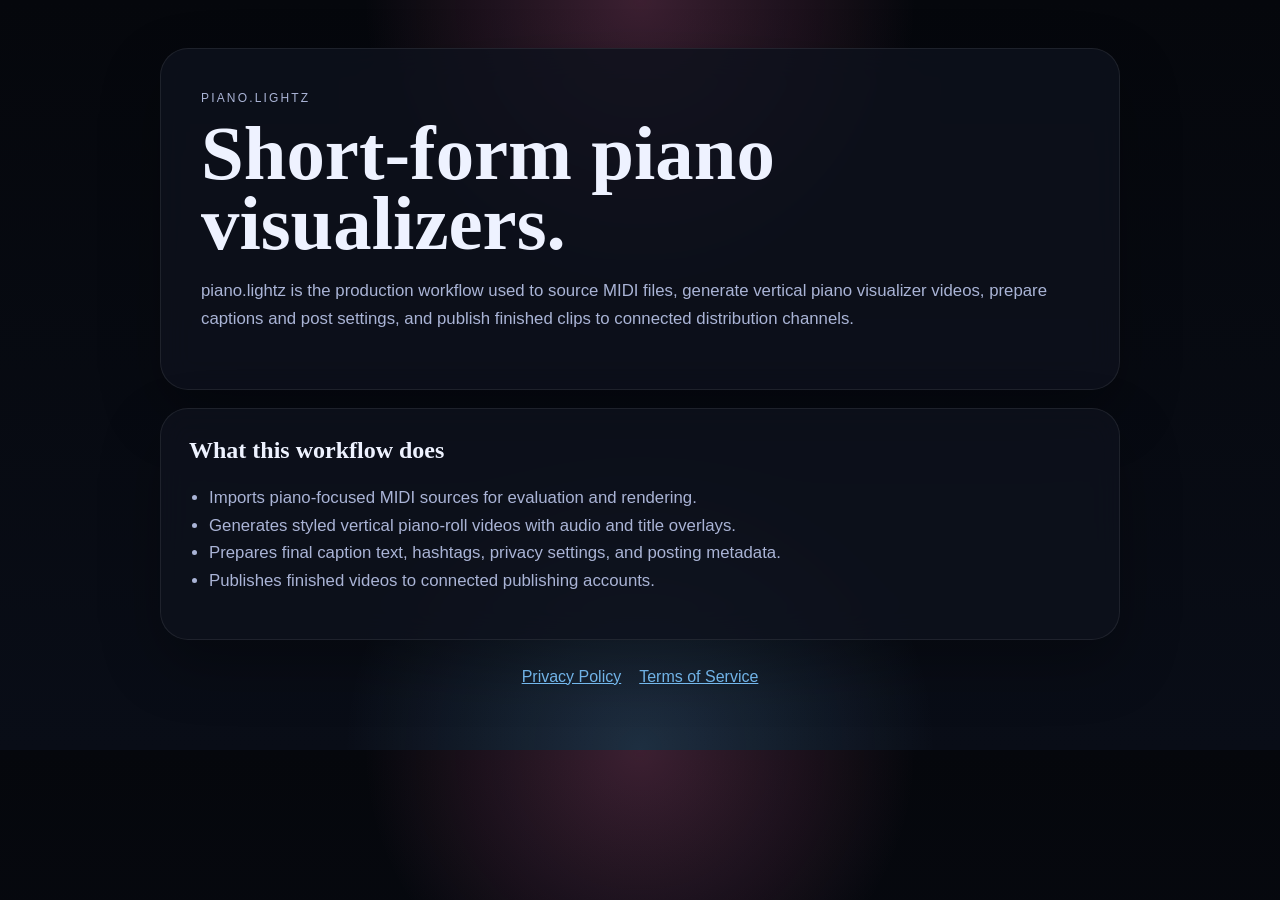
<file: index.html>
<!doctype html>
<html lang="en">
  <head>
    <meta charset="utf-8" />
    <meta name="viewport" content="width=device-width, initial-scale=1" />
    <title>piano.lightz</title>
    <meta
      name="description"
      content="piano.lightz is the production workflow used to create and publish short-form piano visualizer videos."
    />
    <link rel="stylesheet" href="./styles.css" />
  </head>
  <body>
    <main class="shell">
      <section class="hero">
        <p class="eyebrow">piano.lightz</p>
        <h1>Short-form piano visualizers.</h1>
        <p class="lede">
          piano.lightz is the production workflow used to source MIDI files, generate vertical piano visualizer videos,
          prepare captions and post settings, and publish finished clips to connected distribution channels.
        </p>
      </section>

      <section class="card">
        <h2>What this workflow does</h2>
        <ul>
          <li>Imports piano-focused MIDI sources for evaluation and rendering.</li>
          <li>Generates styled vertical piano-roll videos with audio and title overlays.</li>
          <li>Prepares final caption text, hashtags, privacy settings, and posting metadata.</li>
          <li>Publishes finished videos to connected publishing accounts.</li>
        </ul>
      </section>

      <footer class="footer">
        <a href="./privacy.html">Privacy Policy</a>
        <a href="./terms.html">Terms of Service</a>
      </footer>
    </main>
  </body>
</html>
</file>
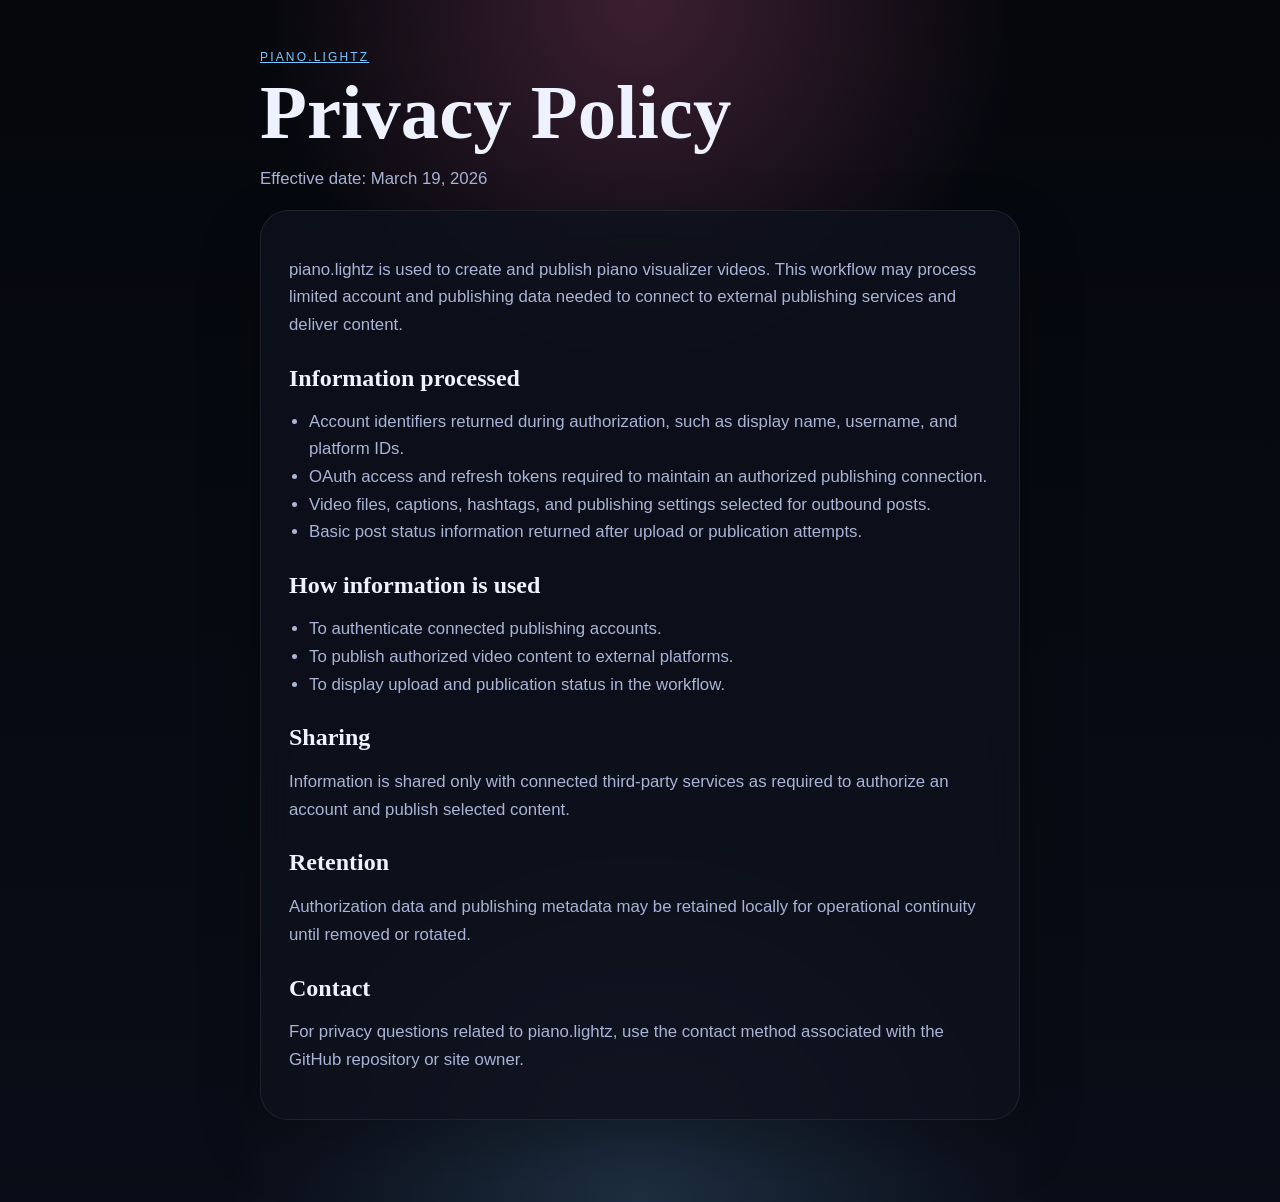
<file: privacy.html>
<!doctype html>
<html lang="en">
  <head>
    <meta charset="utf-8" />
    <meta name="viewport" content="width=device-width, initial-scale=1" />
    <title>piano.lightz Privacy Policy</title>
    <link rel="stylesheet" href="./styles.css" />
  </head>
  <body>
    <main class="shell narrow">
      <p class="eyebrow"><a href="./index.html">piano.lightz</a></p>
      <h1>Privacy Policy</h1>
      <p>Effective date: March 19, 2026</p>

      <section class="card prose">
        <p>
          piano.lightz is used to create and publish piano visualizer videos. This workflow may process limited account
          and publishing data needed to connect to external publishing services and deliver content.
        </p>

        <h2>Information processed</h2>
        <ul>
          <li>Account identifiers returned during authorization, such as display name, username, and platform IDs.</li>
          <li>OAuth access and refresh tokens required to maintain an authorized publishing connection.</li>
          <li>Video files, captions, hashtags, and publishing settings selected for outbound posts.</li>
          <li>Basic post status information returned after upload or publication attempts.</li>
        </ul>

        <h2>How information is used</h2>
        <ul>
          <li>To authenticate connected publishing accounts.</li>
          <li>To publish authorized video content to external platforms.</li>
          <li>To display upload and publication status in the workflow.</li>
        </ul>

        <h2>Sharing</h2>
        <p>
          Information is shared only with connected third-party services as required to authorize an account and publish
          selected content.
        </p>

        <h2>Retention</h2>
        <p>
          Authorization data and publishing metadata may be retained locally for operational continuity until removed
          or rotated.
        </p>

        <h2>Contact</h2>
        <p>
          For privacy questions related to piano.lightz, use the contact method associated with the GitHub repository
          or site owner.
        </p>
      </section>
    </main>
  </body>
</html>
</file>
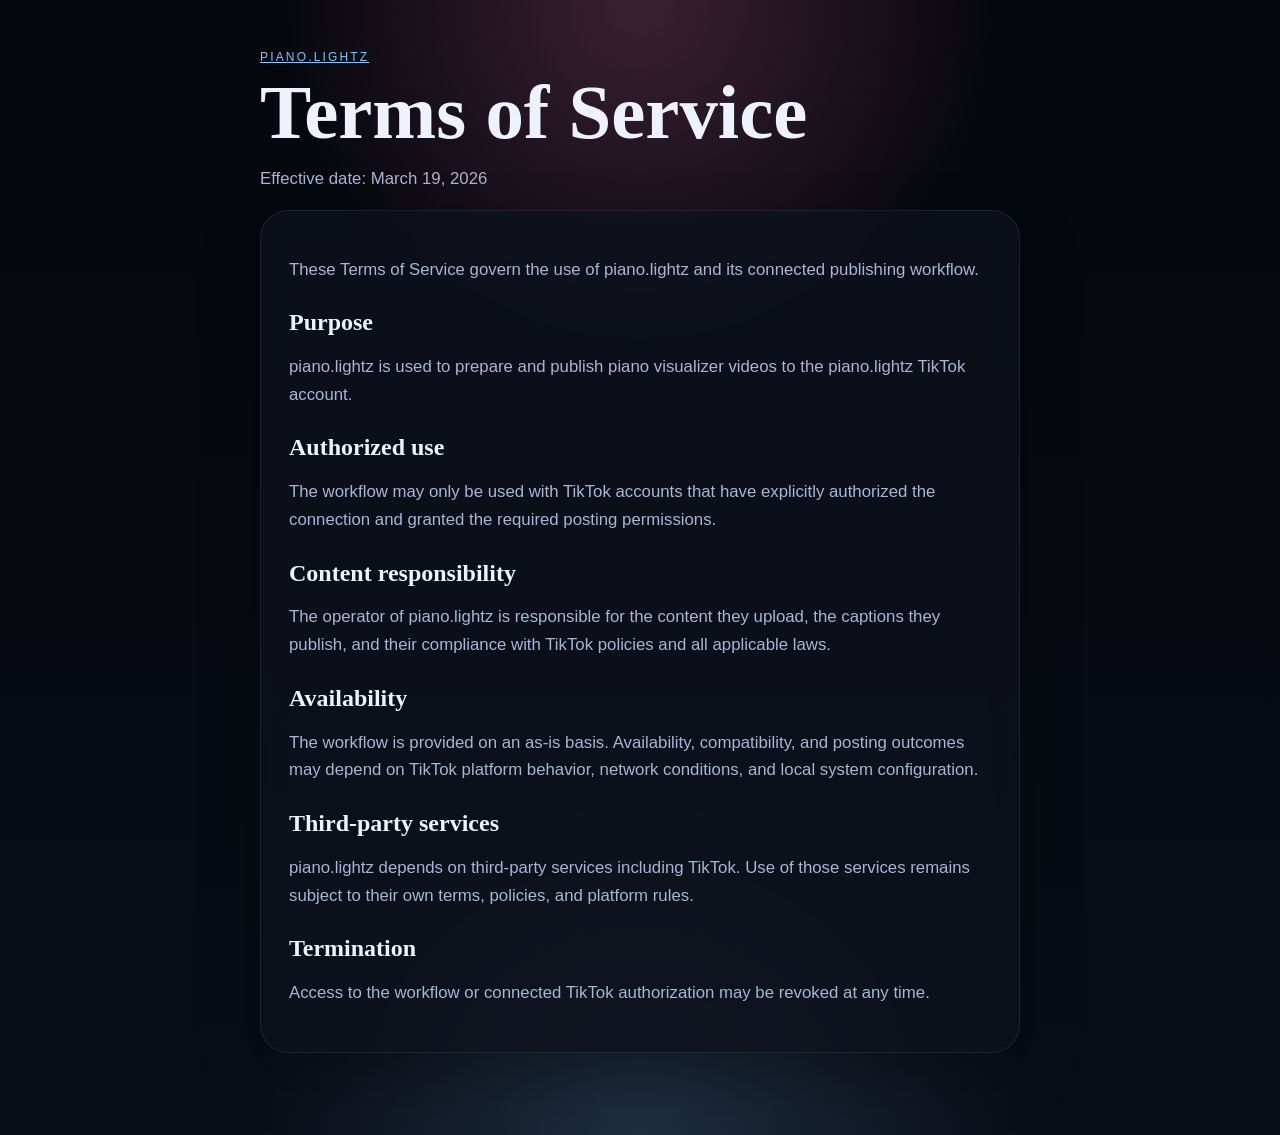
<file: terms.html>
<!doctype html>
<html lang="en">
  <head>
    <meta charset="utf-8" />
    <meta name="viewport" content="width=device-width, initial-scale=1" />
    <title>piano.lightz Terms of Service</title>
    <link rel="stylesheet" href="./styles.css" />
  </head>
  <body>
    <main class="shell narrow">
      <p class="eyebrow"><a href="./index.html">piano.lightz</a></p>
      <h1>Terms of Service</h1>
      <p>Effective date: March 19, 2026</p>

      <section class="card prose">
        <p>
          These Terms of Service govern the use of piano.lightz and its connected publishing workflow.
        </p>

        <h2>Purpose</h2>
        <p>
          piano.lightz is used to prepare and publish piano visualizer videos to the piano.lightz TikTok account.
        </p>

        <h2>Authorized use</h2>
        <p>
          The workflow may only be used with TikTok accounts that have explicitly authorized the connection and granted
          the required posting permissions.
        </p>

        <h2>Content responsibility</h2>
        <p>
          The operator of piano.lightz is responsible for the content they upload, the captions they publish, and their
          compliance with TikTok policies and all applicable laws.
        </p>

        <h2>Availability</h2>
        <p>
          The workflow is provided on an as-is basis. Availability, compatibility, and posting outcomes may depend on
          TikTok platform behavior, network conditions, and local system configuration.
        </p>

        <h2>Third-party services</h2>
        <p>
          piano.lightz depends on third-party services including TikTok. Use of those services remains subject to their
          own terms, policies, and platform rules.
        </p>

        <h2>Termination</h2>
        <p>
          Access to the workflow or connected TikTok authorization may be revoked at any time.
        </p>
      </section>
    </main>
  </body>
</html>
</file>
<file: styles.css>
:root {
  --bg: #05070c;
  --panel: rgba(14, 18, 29, 0.82);
  --line: rgba(255, 255, 255, 0.08);
  --ink: #eef2ff;
  --muted: #aab4d6;
  --accent: #ff75b5;
  --accent-2: #7dc6ff;
  --sans: "Avenir Next", "Segoe UI", sans-serif;
  --serif: "Iowan Old Style", "Palatino Linotype", serif;
}

* {
  box-sizing: border-box;
}

html {
  background:
    radial-gradient(circle at top, rgba(255, 117, 181, 0.22), transparent 28%),
    radial-gradient(circle at bottom, rgba(125, 198, 255, 0.18), transparent 30%),
    linear-gradient(180deg, #05070c 0%, #090d17 100%);
}

body {
  margin: 0;
  color: var(--ink);
  font-family: var(--sans);
}

a {
  color: var(--accent-2);
}

.shell {
  width: min(960px, calc(100vw - 32px));
  margin: 0 auto;
  padding: 48px 0 64px;
}

.shell.narrow {
  width: min(760px, calc(100vw - 32px));
}

.hero,
.card {
  border: 1px solid var(--line);
  background: var(--panel);
  backdrop-filter: blur(16px);
  border-radius: 28px;
  box-shadow: 0 24px 60px rgba(0, 0, 0, 0.28);
}

.hero {
  padding: 40px;
  margin-bottom: 18px;
}

.card {
  padding: 28px;
  margin-bottom: 18px;
}

.eyebrow {
  margin: 0 0 10px;
  text-transform: uppercase;
  letter-spacing: 0.18em;
  font-size: 12px;
  color: var(--muted);
}

h1,
h2 {
  font-family: var(--serif);
}

h1 {
  margin: 0 0 16px;
  font-size: clamp(2.6rem, 7vw, 4.8rem);
  line-height: 0.92;
}

h2 {
  margin-top: 0;
}

.lede,
p,
li {
  color: var(--muted);
  font-size: 1.05rem;
  line-height: 1.65;
}

ul {
  padding-left: 20px;
}

.prose h2 {
  margin-top: 26px;
  margin-bottom: 10px;
}

.footer {
  display: flex;
  gap: 18px;
  justify-content: center;
  padding: 10px 0 0;
}

@media (max-width: 720px) {
  .shell,
  .shell.narrow {
    width: min(100vw - 20px, 960px);
    padding-top: 24px;
  }

  .hero,
  .card {
    padding: 22px;
    border-radius: 22px;
  }
}
</file>
